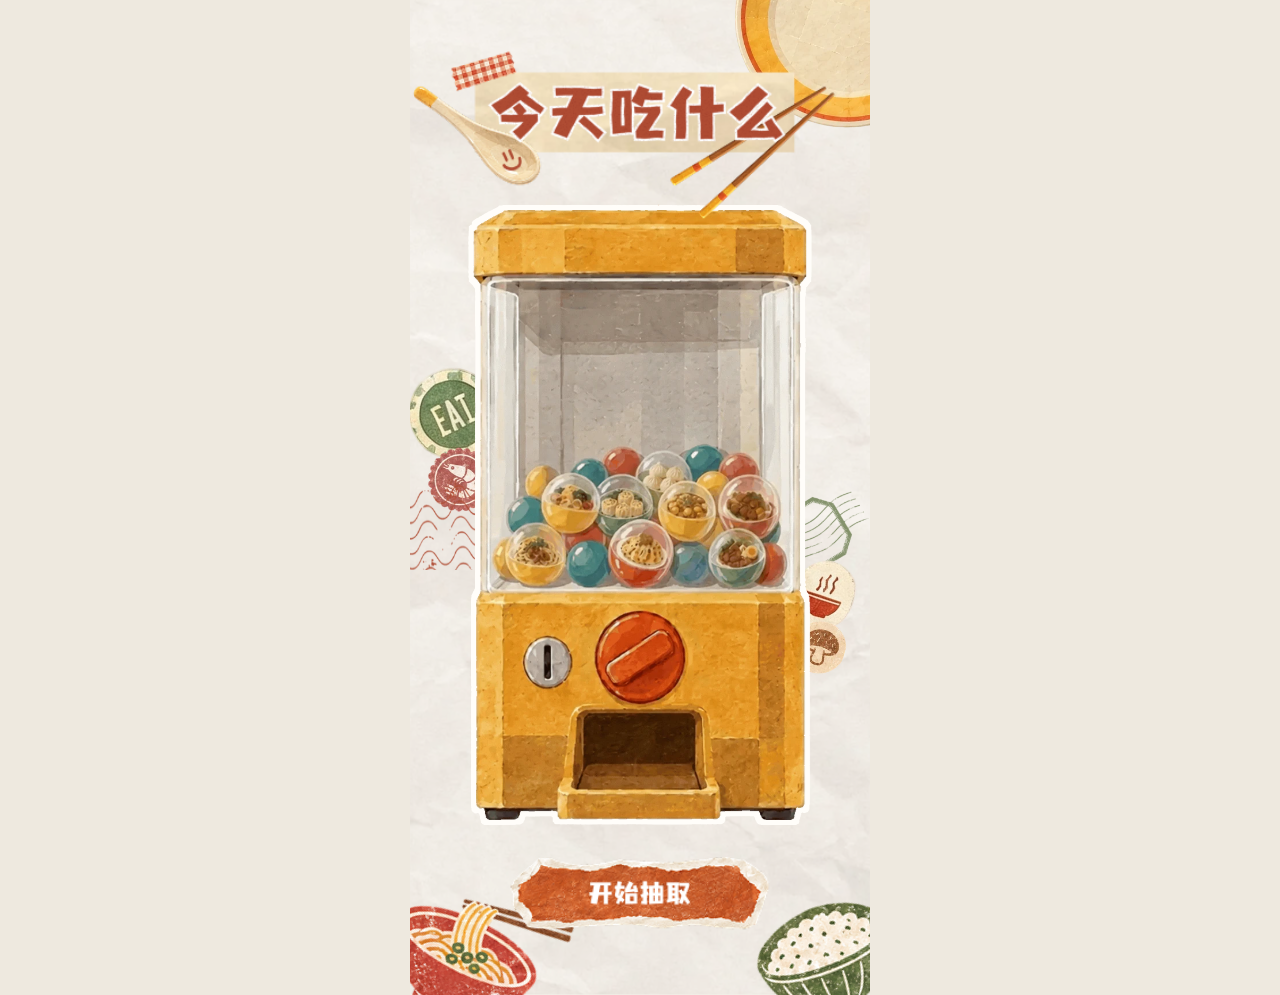
<file: index.html>
<!doctype html>
<html lang="zh-CN">
<head>
  <meta charset="UTF-8">
  <meta name="viewport" content="width=device-width, initial-scale=1, viewport-fit=cover">
  <meta name="theme-color" content="#f6f6f3">
  <title>今天吃什么 · 华科东区</title>
  <link rel="stylesheet" href="./style.css?v=20260912-result-modal-1">
  <script src="./data.js?v=20260912-result-modal-1" defer></script>
  <script src="./app.js?v=20260912-fast-forward-1" defer></script>
</head>
<body class="is-home">
  <main class="app">
    <section id="home" class="page" aria-labelledby="home-title">
      <div class="home-scene">
        <div class="home-decorations" aria-hidden="true">
          <div class="collage-plate"><img src="./assets/ui/plate.webp" alt=""></div>
          <div class="collage-eat"><img src="./assets/ui/eat-stamp.webp" alt=""></div>
          <img class="collage-red-stamp" src="./assets/ui/red-stamp.webp" alt="">
          <div class="collage-red-postmark"></div><div class="collage-green-postmark"></div>
          <div class="collage-soup"><img src="./assets/ui/soup-stamp.webp" alt=""></div>
          <div class="collage-mushroom"><img src="./assets/ui/mushroom-stamp.webp" alt=""></div>
          <img class="bottom-noodles" src="./assets/ui/底部装饰1.png" alt="" width="150" height="141">
          <img class="bottom-rice" src="./assets/ui/底部装饰2.png" alt="" width="147" height="130">
        </div>
        <h1 id="home-title" class="home-title" tabindex="-1"><img src="./assets/ui/标题.png" alt="今天吃什么" width="396" height="171"></h1>
        <div class="machine" role="img" aria-label="华科东区随机扭蛋机">
          <img id="machine-idle" src="./assets/machine/idle.webp" alt="" width="580" height="1061" fetchpriority="high">
          <canvas id="machine-animation" width="580" height="1061" hidden aria-hidden="true"></canvas>
        </div>
        <p id="pool-summary" class="sr-only"></p>
        <button id="draw" class="draw-button" aria-label="开始抽取" aria-describedby="pool-summary"><img src="./assets/ui/开始抽取按钮.png" alt="" width="236" height="76"></button>
        <p id="home-draw-status" class="sr-only" role="status" hidden></p>
      </div>
    </section>

  </main>
  <div id="opening-overlay" class="opening-overlay" role="dialog" aria-modal="true" aria-label="扭蛋打开" tabindex="-1" hidden>
    <div class="opening-capsule">
      <img id="opening-idle" src="./assets/opening/idle.webp" alt="" width="420" height="626">
      <canvas id="opening-animation" width="420" height="626" hidden aria-hidden="true"></canvas>
    </div>
    <button id="reveal-result" class="reveal-result" type="button" hidden><span>点击屏幕任意位置查看结果</span></button>
    <section id="result" class="result-panel" hidden aria-labelledby="result-name">
      <div class="result-stage">
        <img class="result-paper" src="./assets/ui/弹窗背景.png" alt="" width="390" height="510">
        <div class="result-illustration"><img id="result-image" src="./assets/other/food-placeholder.svg" alt="暂无食物插画" width="132" height="126"></div>
        <div class="result-copy">
          <h2 id="result-name" tabindex="-1"></h2>
          <p class="result-location"><img src="./assets/ui/result-location.svg" alt="" width="16" height="16"><span id="result-place"></span></p>
        </div>
        <div class="result-actions">
          <button id="redraw" type="button" aria-label="重新抽取"><img src="./assets/ui/重新抽取.png" alt="" width="423" height="158"></button>
          <button id="choose" type="button" aria-label="确定"><img src="./assets/ui/确定按钮.png" alt="" width="423" height="158"></button>
        </div>
        <button id="close-result" type="button" aria-label="关闭结果，返回首页"><img src="./assets/ui/result-close.svg" alt="" width="24" height="24"></button>
      </div>
    </section>
  </div>
  <p id="toast" class="toast" role="status" hidden></p>
</body>
</html>
</file>
<file: style.css>
:root { color-scheme: light; font-family: -apple-system, BlinkMacSystemFont, "Segoe UI", "PingFang SC", "Microsoft YaHei", sans-serif; color: #292d29; background: #f6f6f3; font-synthesis: none; }
* { box-sizing: border-box; }
[hidden] { display: none !important; }
body { margin: 0; }
button { font: inherit; }
button, a { -webkit-tap-highlight-color: transparent; }
button, .button { min-height: 50px; border: 1px solid #d5d8d1; border-radius: 12px; background: #fff; color: inherit; cursor: pointer; font-weight: 600; }
button:disabled { cursor: default; opacity: .65; }
a { color: inherit; text-decoration: none; }
button:focus-visible, a:focus-visible { outline: 3px solid #78917d; outline-offset: 4px; }
h1:focus { outline: none; }
.app { max-width: 460px; min-height: 100svh; margin: auto; padding: 0 24px; display: flex; flex-direction: column; }
.page { padding-top: 24px; flex: 1; }
h1 { margin: 12px 0; font-size: 28px; letter-spacing: -.8px; line-height: 1.3; }
p { line-height: 1.6; }.eyebrow { font-size: 11px; letter-spacing: 2px; color: #7a8176; }
.sr-only { position: absolute; width: 1px; height: 1px; padding: 0; overflow: hidden; clip: rect(0,0,0,0); white-space: nowrap; }
.toast { position: fixed; bottom: calc(26px + env(safe-area-inset-bottom)); left: 50%; transform: translateX(-50%); width: max-content; max-width: calc(100% - 40px); background: #293228; color: white; padding: 13px 20px; border-radius: 12px; font-size: 13px; text-align: center; z-index: 20; }
@media (max-width: 360px) { .app { padding: 0 18px; } }
@media (max-height: 740px) { .page { padding-top: 16px; } }
@media (prefers-reduced-motion: reduce) { *, *::before, *::after { animation: none !important; scroll-behavior: auto !important; } }

/* 首页拼贴：按 Figma 402 × 874 的相对位置适配 390 × 844。
   场景保持纵横比；短屏允许纵向滚动，不压扁素材或缩小触控区域。 */
body.is-home { background: #eee9df; }
.is-home .app { padding: 0; background: #f3efe7 url("./assets/ui/背景.png") center / cover; }

#home { padding: 0; min-height: 100svh; }
.home-scene { position: relative; width: 100%; aspect-ratio: 390 / 844; isolation: isolate; overflow: hidden; }
.home-decorations { position: absolute; inset: 0; pointer-events: none; z-index: -1; }
.home-decorations > * { position: absolute; }
.home-title { position: absolute; left: -3.5%; top: 4.8%; width: 98.5%; height: 19.48%; margin: 0; z-index: 2; }
.home-title img, .machine img, .machine canvas, .draw-button img { display: block; width: 100%; height: 100%; object-fit: contain; }
.machine { position: absolute; width: 72.5%; aspect-ratio: 580 / 1061; left: 13.75%; top: 21.05%;
  filter: drop-shadow(5px 0 0 #fffdf9) drop-shadow(-5px 0 0 #fffdf9) drop-shadow(0 5px 0 #fffdf9) drop-shadow(0 -5px 0 #fffdf9); }
.machine img, .machine canvas { position: absolute; inset: 0; }
#draw { position: absolute; left: 20.75%; top: calc(82.35% + 28px); width: 58.5%; height: 8.65%; min-height: 48px; padding: 0; border: 0; border-radius: 0; background: transparent; }
#draw:active:not(:disabled) { transform: translateY(2px); }
#draw:disabled { opacity: .72; }


/* 背景盘子固定在右上角，按原稿裁出局部，不随抽取按钮状态变化。 */
.home-decorations > .collage-plate {
  position: absolute;
  right: -21.86%;
  top: -10.39%;
  width: 51.13%;
  height: 24.67%;
  overflow: hidden;
}

.collage-eat { left: -.76%; top: 36.16%; width: 21.18%; height: 10.89%; overflow: hidden; transform: rotate(-25.44deg); }

.collage-red-stamp { left: 3.19%; top: 44.43%; width: 16.39%; height: 7.71%; }
.collage-red-postmark { left: -15.05%; top: 47.65%; width: 37.87%; height: 9.63%; background: #af4c33;
  mask: url("./assets/ui/figma-red-postmark.png") -2.703cqw -5.251cqw / 43.41cqw 33.44cqw no-repeat; }
.collage-green-postmark { left: 71.83%; top: 49.05%; width: 30.30%; height: 10.84%; background: #586c3ab8;
  mask: url("./assets/ui/figma-green-postmark.png") -2.259cqw 0 / 32.56cqw 23.57cqw no-repeat; }
.home-scene { container-type: inline-size; }
.collage-soup { left: 81.73%; top: 55.46%; width: 15.98%; height: 8.21%; overflow: hidden; transform: rotate(19.47deg); }

.collage-mushroom { left: 83.18%; top: 62.06%; width: 11.3%; height: 6.13%; overflow: hidden; transform: rotate(16.23deg); }

.bottom-noodles { left: -5.9%; top: 88.1%; width: 37.25%; height: 16.06%; transform: rotate(25.86deg); }
.bottom-rice { left: 72.23%; top: 89.59%; width: 36.39%; height: 14.81%; transform: rotate(-20.49deg); }
@supports (padding: env(safe-area-inset-bottom)) { #home { padding-bottom: env(safe-area-inset-bottom); } }

.collage-plate img, .collage-eat img, .collage-soup img, .collage-mushroom img { display: block; width: 100%; height: 100%; }

/* 扭蛋打开层只覆盖现有首页，末帧保留到用户主动查看结果。 */
body.is-opening { overflow: hidden; }
.opening-overlay { position: fixed; inset: 0; z-index: 15; display: grid; place-items: center;
  background: rgb(0 0 0 / 48%); backdrop-filter: blur(4px); -webkit-backdrop-filter: blur(4px);
  overscroll-behavior: contain; touch-action: none;
  animation: opening-backdrop-in 360ms ease-out both; }
.opening-overlay:focus { outline: none; }
.opening-capsule { position: relative; width: min(43vw, 198px, 45svh); aspect-ratio: 420 / 626; pointer-events: none;
  animation: opening-capsule-in 420ms cubic-bezier(.22, 1, .36, 1) both; }
@keyframes opening-backdrop-in {
  from { opacity: 0; }
  to { opacity: 1; }
}
@keyframes opening-capsule-in {
  from { opacity: 0; transform: translateY(24px) scale(.9); }
  to { opacity: 1; transform: translateY(0) scale(1); }
}
.opening-capsule img, .opening-capsule canvas { position: absolute; inset: 0; width: 100%; height: 100%; object-fit: contain; }
.reveal-result { position: absolute; inset: 0; width: 100%; height: 100%; padding: 0; border: 0; border-radius: 0;
  background: transparent; color: #fff8eb; font-weight: 400; touch-action: manipulation; }
.reveal-result span { position: absolute; bottom: max(40px, calc(24px + env(safe-area-inset-bottom))); left: 16px; right: 16px;
  font-size: 15px; line-height: 1.6; text-align: center; letter-spacing: 1px; text-shadow: 0 1px 4px #0009; }
.reveal-result:focus-visible { outline: 2px solid #fff8eb; outline-offset: -6px; }

/* Page 2 / 结果（402 × 874）：同一蒙版内从扭蛋过渡到纸张弹窗。 */
.opening-overlay.is-result { animation: none; opacity: 1; }
.opening-overlay.is-result .opening-capsule { animation: capsule-to-paper 240ms ease-out both; }
.result-panel { position: absolute; inset: 0; display: grid; place-items: center; }
.result-stage { position: relative; width: min(100vw, 460px, 45.995svh); aspect-ratio: 402 / 874;
  container-type: inline-size; animation: result-paper-in 400ms cubic-bezier(.22, 1, .36, 1) both; }
.result-paper { position: absolute; left: 2%; top: 24.14%; width: 97.015%; height: 58.353%; object-fit: contain; pointer-events: none; }
.result-illustration { position: absolute; left: 33.09%; top: 31.797%; width: 32.816%; height: 14.464%; }
.result-illustration img { display: block; width: 100%; height: 100%; object-fit: contain; }
.result-copy { position: absolute; left: 14%; top: 48.133%; width: 71%; text-align: center; color: #403c3a; }
.result-copy h2 { margin: 0; font-size: clamp(16px, 4.975cqw, 23px); line-height: 1.4; font-weight: 600; overflow-wrap: anywhere; }
.result-location { display: inline-flex; align-items: center; justify-content: center; gap: 1cqw; max-width: 100%;
  margin: 2.985cqw 0 0; padding: .5cqw 2.487cqw; background: #f2dab2; font-size: clamp(12px, 3.483cqw, 16px); line-height: 1.45; }
.result-location img { width: 3.98cqw; height: 3.98cqw; flex: none; }
.result-actions { position: absolute; left: 21%; top: 59.858%; width: 57%; height: 44px; display: flex; gap: 4.478cqw; }
.result-actions button { flex: 1; min-width: 0; min-height: 44px; border: 0; border-radius: 0; background: transparent; padding: 0;
  display: flex; align-items: center; justify-content: center; }
.result-actions img { display: block; width: 100%; height: 44px; object-fit: contain; }
.result-actions button:active { transform: translateY(1px); }
#close-result { position: absolute; top: calc(79.102% - 10px); left: calc(50% - 22px); width: 44px; height: 44px;
  min-height: 44px; padding: 10px; border: 0; background: transparent; }
#close-result img { display: block; width: 24px; height: 24px; }
.opening-overlay.is-closing { animation: result-dismiss 240ms ease-in both; }
@keyframes capsule-to-paper { from { opacity: 1; transform: scale(1); } to { opacity: 0; transform: translateY(-12px) scale(.92); } }
@keyframes result-paper-in { from { opacity: 0; transform: translateY(18px) scale(.96); } to { opacity: 1; transform: translateY(0) scale(1); } }
@keyframes result-dismiss { from { opacity: 1; } to { opacity: 0; } }

/* 字由客户端激活后可在本机使用；移动端需另行接入获准嵌入的 Webfont 文件。 */
#result-name {
  font-family: "YS HelloFont BangBangTi", "YS-HelloFont-BangBangTi", "优设字由棒棒体",
    -apple-system, BlinkMacSystemFont, "PingFang SC", "Microsoft YaHei", sans-serif;
  font-synthesis: none;
}
</file>
